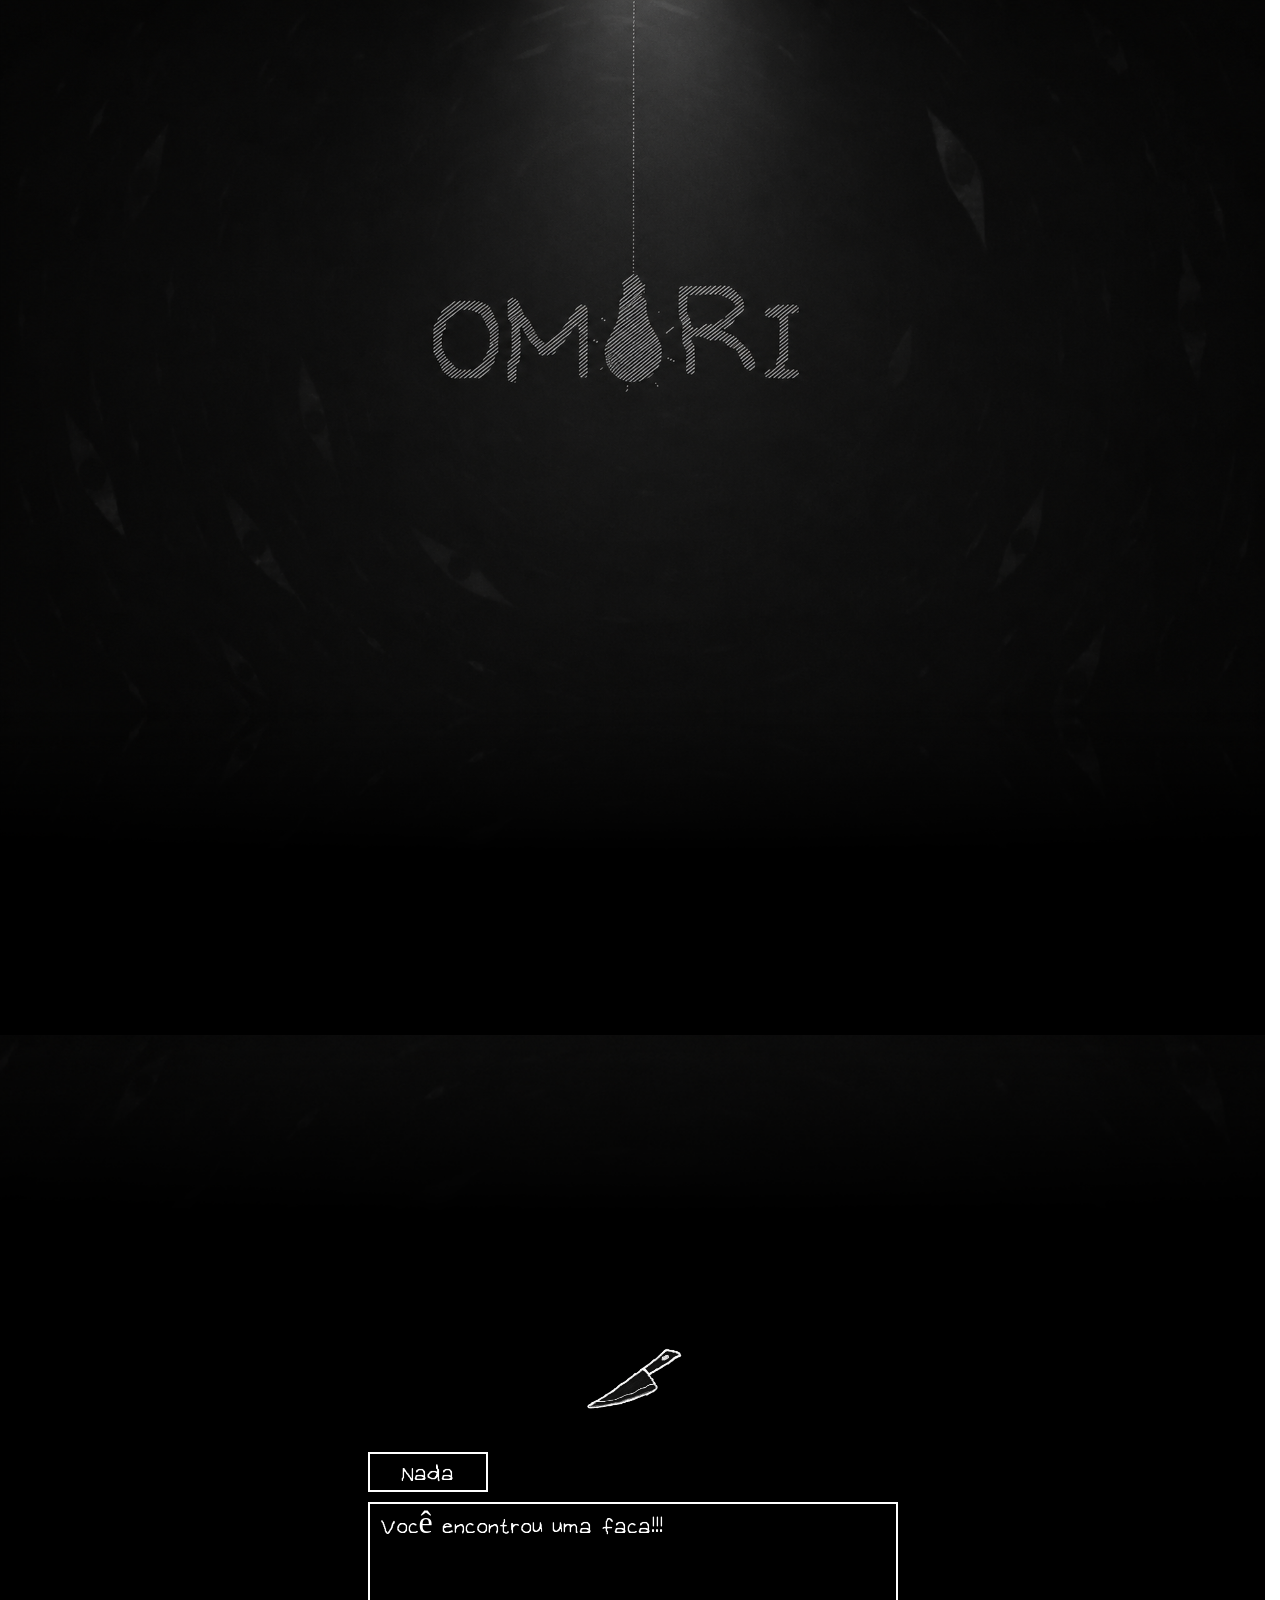
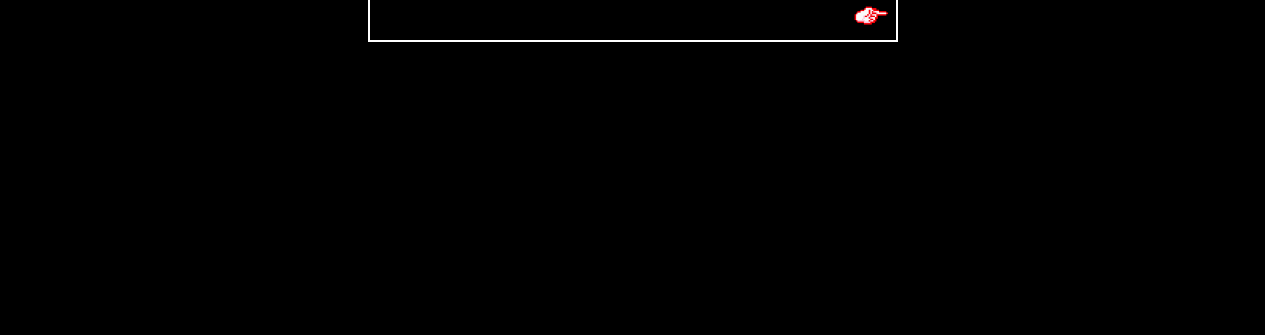
<file: frontend/index.html>
<!DOCTYPE html>
<html lang="pt-BR">
<head>
    <meta charset="UTF-8">
    <meta name="viewport" content="width=device-width, initial-scale=1.0">
    <title>Home</title>
    <link rel="stylesheet" href="/frontend/style/index.css">
</head>

<body>
    <div id="paginaInicial">
        <div class="container-inicio"></div>
        <div class="container-final">
            <div class="box-faca" id="boxFaca">
                <img src="/frontend/assets/home/faca.png" alt="Faca">
            </div>
            <div class="box-dialogo" id="boxDialogo">
                <div class="box-nome">
                    <p>Nada</p>
                </div>
                <div class="box-comentario" onclick="passarDialogo()">
                    <div class="box-texto">
                        <p>Você encontrou uma faca!!!</p>
                    </div>
                    <div class="box-imagem">
                        <img src="/frontend/assets/todos/passarDialogo.png" alt="Passar diálogo">
                    </div>
                </div>
            </div>
        </div>
    </div>

    <div id="telaCorte" aria-hidden="true">
        <div class="parte-corte parte-cima"></div>
        <div class="parte-corte parte-direita"></div>
        <div class="parte-corte parte-baixo"></div>
        <div class="parte-corte parte-esquerda"></div>

        <svg class="linhas-corte" viewBox="0 0 100 100" preserveAspectRatio="none">
            <path d="M0 0 L100 100" pathLength="1"></path>
            <path d="M100 0 L0 100" pathLength="1"></path>
        </svg>
    </div>
</body>
</html>

<script>

    function passarDialogo() {
        const boxFaca = document.getElementById("boxFaca");
        setTimeout(() => {
            boxFaca.style.width = "100px";
            boxFaca.style.height = "100px";
        }, 300);
        setTimeout(() => {
            boxFaca.style.width = "150px";
            boxFaca.style.height = "150px";
        }, 800);
        setTimeout(() => {
            boxFaca.style.width = "200px";
            boxFaca.style.height = "200px";
        }, 1500);
        
        var mensagem = ""
        mensagem += `
            <div class="box-dialogo" id="boxDialogo">
                <div class="box-botao">
                    <button onclick="corteFaca()">USAR FACA</button>
                </div>
            </div>
        `
        boxDialogo.innerHTML = ""
        boxDialogo.innerHTML = mensagem
    }

    function corteFaca() {
        const pagina = document.getElementById("paginaInicial");
        const tela = document.getElementById("telaCorte");
        const partes = tela.querySelectorAll(".parte-corte");

        if (tela.classList.contains("ativo")) return;

        const posicao = pagina.getBoundingClientRect();

        partes.forEach((parte) => {
            const copia = pagina.cloneNode(true);
            copia.removeAttribute("id");
            copia.querySelectorAll("[id]").forEach((elemento) => {
                elemento.removeAttribute("id");
            });
            copia.inert = true;
            Object.assign(copia.style, {
                position: "absolute",
                top: `${posicao.top}px`,
                left: `${posicao.left}px`,
                width: `${posicao.width}px`,
                margin: "0",
                pointerEvents: "none"
            });
            parte.replaceChildren(copia);
        });

        document.documentElement.style.overflow = "hidden";

        tela.classList.add("ativo");

        setTimeout(() => {
            pagina.hidden = true;

            partes.forEach((parte) => {
                parte.replaceChildren();
            });

            tela.classList.add("piscando");

            setTimeout(() => {
                window.location.href = "espacoBranco.html";
            }, 1800);

        }, 1800);
    }

</script>
</file>
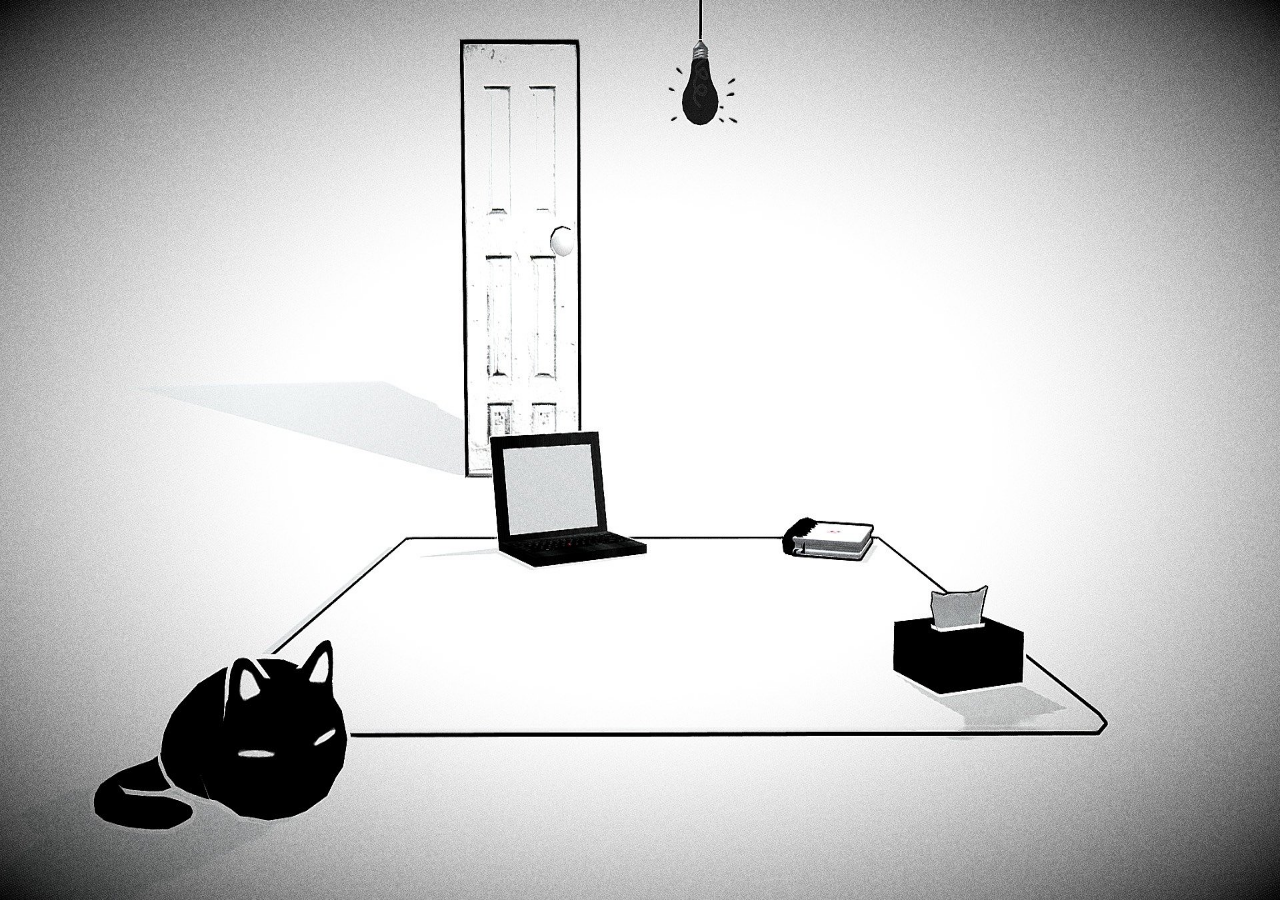
<file: frontend/espacoBranco.html>
<!DOCTYPE html>
<html lang="pt-BR">
<head>
    <meta charset="UTF-8">
    <meta name="viewport" content="width=device-width, initial-scale=1.0">
    <title>Espaço Branco</title>
    <link rel="stylesheet" href="/frontend/style/espacoBranco.css">
</head>

<body>
    <div id="paginaBranca">
        <div class="container-inicio">
            <div class="itemClique porta" onclick="porta()"></div>
            <div class="itemClique notebook" onclick="notebook()"></div>
            <div class="itemClique lampada" onclick="lampada()"></div>
            <div class="itemClique gato" onclick="gato()"></div>
            <div class="itemClique caderno" onclick="caderno()"></div>
            <div class="itemClique lenco" onclick="lenco()"></div>
        </div>
        <div class="container-dialogo" id="containerDialogo">
            <div class="box-dialogo" id="boxDialogo" style="display: none;">
            </div>
        </div>
    </div>
    <div id="telaCorte" aria-hidden="true">
    </div>
</body>
</html>

<script>

    function porta() {
        const box = document.getElementById("boxDialogo");
        box.innerHTML = `
            <div class="box-escolhas">
                <button onclick="abrirPorta()">
                    <img src="/frontend/assets/todos/passarDialogo.png" alt="">
                    <span>Abrir a porta?</span>
                </button>
                <button onclick="passarDialogo()">
                    <img src="/frontend/assets/todos/passarDialogo.png" alt="">
                    <span>Não fazer nada</span>
                </button>
            </div>
            <div class="box-comentario">
                <div class="box-texto">
                    <p>Uma porta branca projeta uma sombra tênue.<br>O que você gostaria de fazer?</p>
                </div>
            </div>
        `;

        box.style.display = "flex";
    }

    function notebook() {
        const box = document.getElementById("boxDialogo");
        box.innerHTML = `
            <div class="box-nome">
                <p>Laptop</p>
            </div>
            <div class="box-comentario" onclick="notev2()">
                <div class="box-texto">
                    <p>Você ligou seu laptop. O calor do laptop aqueceu seu colo. Foi uma sensação agradável</p>
                </div>
                <div class="box-imagem">
                    <img src="/frontend/assets/todos/passarDialogo.png" alt="Passar diálogo">
                </div>
            </div>
        `;

        box.style.display = "flex";
    }

    function notev2() {
        const box = document.getElementById("boxDialogo");
        box.innerHTML = `
            <div class="container-nome-escolha">
                <div class="box-nome">
                    <p>Laptop</p>
                </div>
                <div class="box-escolhas">
                    <button onclick="entrarNote()">
                        <img src="/frontend/assets/todos/passarDialogo.png" alt="">
                        <span>Acessar laptop</span>
                    </button>
                    <button onclick="passarDialogo()">
                        <img src="/frontend/assets/todos/passarDialogo.png" alt="">
                        <span>Desligar</span>
                    </button>
                </div>
            </div>
            <div class="box-comentario">
                <div class="box-texto">
                    <p>Você esta encarando a tela, o que você quer fazer?</p>
                </div>
                <div class="box-imagem">
                    <img src="/frontend/assets/todos/passarDialogo.png" alt="Passar diálogo">
                </div>
            </div>
        `;

        box.style.display = "flex"; 
    }

    function entrarNote() {
        window.location.href = "login.html";
    }

    function lampada() {
        const box = document.getElementById("boxDialogo");
        box.innerHTML = `
            <div class="box-nome">
                <p>Lâmpada</p>
            </div>
            <div class="box-comentario" onclick="passarDialogo()">
                <div class="box-texto">
                    <p>Uma lâmpada está pendurada no teto, seja lá onde for.<br>Está completamente escuro lá dentro. Você não consegue ver nada.</p>
                </div>
                <div class="box-imagem">
                    <img src="/frontend/assets/todos/passarDialogo.png" alt="Passar diálogo">
                </div>
            </div>
        `;

        box.style.display = "flex";
    }

    function caderno() {
        const box = document.getElementById("boxDialogo");
        box.innerHTML = `
            <div class="box-nome">
                <p>Caderno de Desenhos</p>
            </div>
            <div class="box-comentario" onclick="passarDialogo()">
                <div class="box-texto">
                    <p>Seu caderno de desenhos.</p>
                </div>
                <div class="box-imagem">
                    <img src="/frontend/assets/todos/passarDialogo.png" alt="Passar diálogo">
                </div>
            </div>
        `;

        box.style.display = "flex";
    }

    function gato() {
        const box = document.getElementById("boxDialogo");
        box.innerHTML = `
            <div class="box-nome">
                <p>Mewo</p>
            </div>
            <div class="box-comentario" onclick="passarDialogo()">
                <div class="box-texto">
                    <p>Meow? (Esperando alguma coisa acontecer?)</p>
                </div>
                <div class="box-imagem">
                    <img src="/frontend/assets/todos/passarDialogo.png" alt="Passar diálogo">
                </div>
            </div>
        `;

        box.style.display = "flex";
    }

    function lenco() {
        const box = document.getElementById("boxDialogo");
        box.innerHTML = `
            <div class="box-nome">
                <p>Caixa de Lenços</p>
            </div>
            <div class="box-comentario" onclick="passarDialogo()">
                <div class="box-texto">
                    <p>Uma caixa de lenços para enxugar suas mágoas..</p>
                </div>
                <div class="box-imagem">
                    <img src="/frontend/assets/todos/passarDialogo.png" alt="Passar diálogo">
                </div>
            </div>
        `;
        
        box.style.display = "flex";
    }

    function passarDialogo() {
        const box = document.getElementById("boxDialogo");
        box.style.display = "none";
        box.innerHTML = "";
    }

    function abrirPorta() {
        const box = document.getElementById("boxDialogo");
        const tela = document.getElementById("telaCorte");
        const pagina = document.getElementById("paginaBranca");

        box.innerHTML = `
            <div class="box-nome">
                <p>A Porta</p>
            </div>

            <div class="box-comentario">
                <div class="box-texto">
                    <p>Você abriu a porta...</p>
                </div>
            </div>
        `;

        document.documentElement.style.overflow = "hidden";
        tela.classList.add("ativo");

        setTimeout(() => {
            pagina.hidden = true;

            tela.classList.add("piscando");

            setTimeout(() => {
                window.location.href = "mundoSonhos.html";
            }, 800);

        }, 600);
    }

</script>
</file>
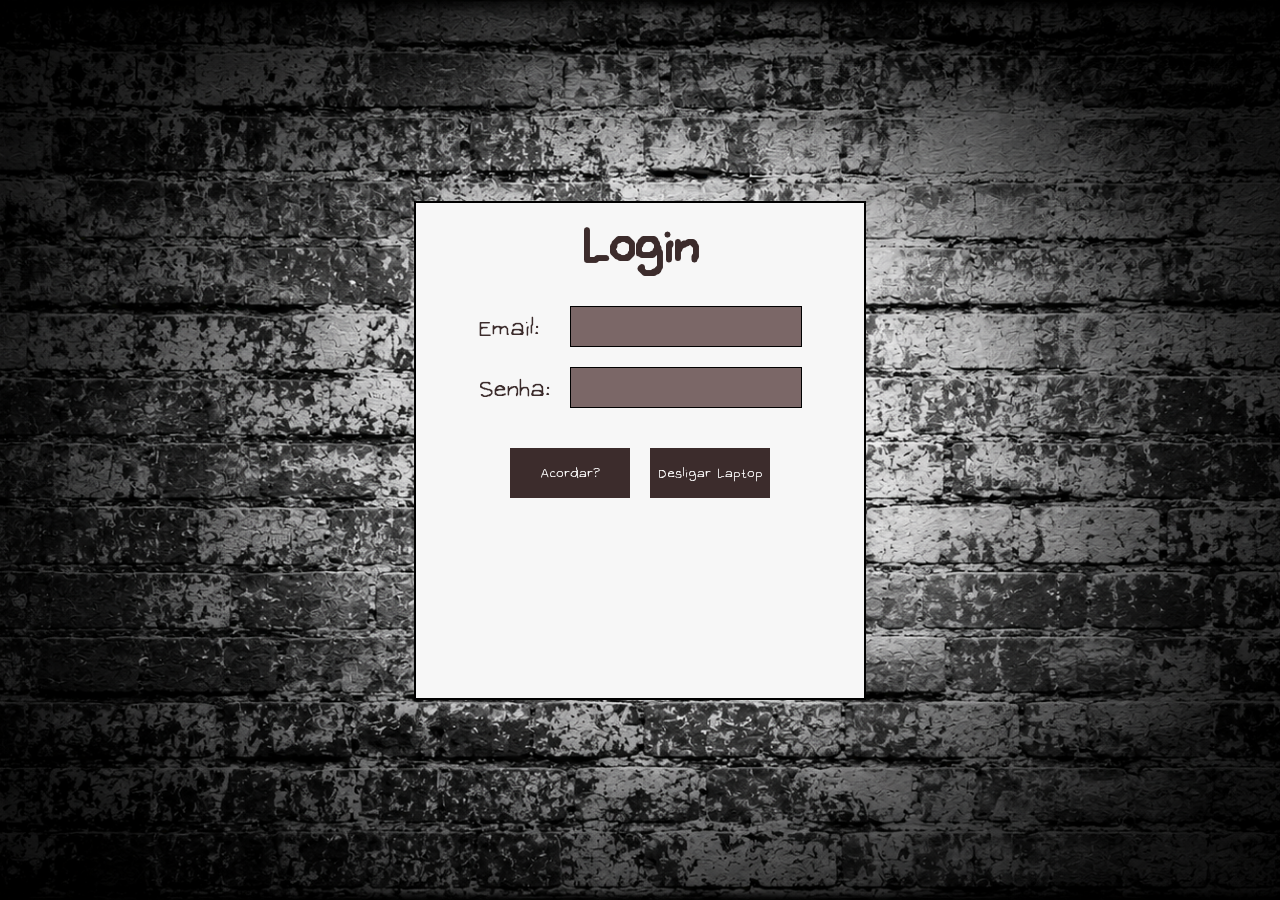
<file: frontend/login.html>
<!DOCTYPE html>
<html lang="pt-BR">
<head>
    <meta charset="UTF-8">
    <meta name="viewport" content="width=device-width, initial-scale=1.0">
    <title>Login</title>
    <link rel="stylesheet" href="/frontend/style/login.css">
</head>

<body>
    <div class="container-inicio">
        <div class="container-login">
            <h2>Login</h2>
            <div class="box-login">
                <div class="container-input">
                    <div class="box-input">
                        <p>Email:</p>
                        <input type="email" id="email">
                    </div>
                    <div class="box-input">
                        <p>Senha:</p>
                        <input type="password" id="senha">
                    </div>
                </div>
                <div class="container-botoes">
                    <div class="box-botoes">
                        <button onclick="logar()">Acordar?</button>
                    </div>
                    <div class="box-botoes">
                        <button onclick="voltar()">Desligar Laptop</button>
                    </div>
                </div>
            </div>
        </div>
    </div>

</body>
</html>

<script>

    function logar() {
        
    }

    function voltar() {
        window.location.href = "espacoBranco.html";
    }

</script>
</file>
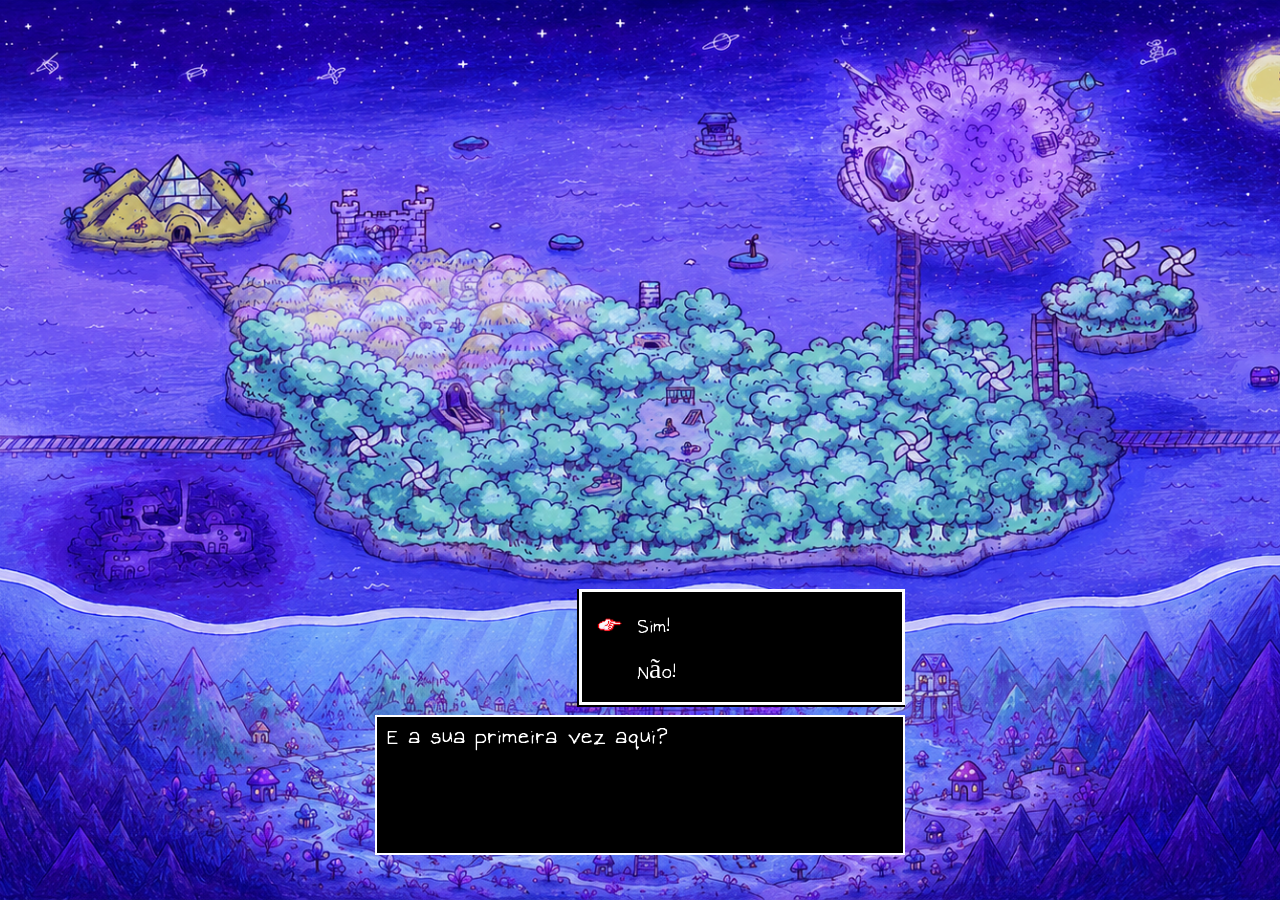
<file: frontend/mundoSonhos.html>
<!DOCTYPE html>
<html lang="pt-BR">
<head>
    <meta charset="UTF-8">
    <meta name="viewport" content="width=device-width, initial-scale=1.0">
    <title>Mundo dos Sonhos</title>
    <link rel="stylesheet" href="/frontend/style/mundoSonhos.css">
</head>

<body onload="comecoDialogo()">
    <div class="container-inicio" id="cenario">
        <div class="fundo-slide fundo-atual" id="fundoAtual"></div>
        <div class="fundo-slide fundo-proximo" id="fundoProximo"></div>
        <div class="container-dialogo" id="containerDialogo">
            <div class="box-dialogo" id="boxDialogo" style="display: flex;">
                <textarea id=""></textarea>
            </div>
        </div>
    </div>
</body>
</html>

<script>

    let mudandoFundo = false;

    const cadastro = {
        nomeSonho: "",
        medo: "",
        cor: "",
        emocao: "",
        escolhas: [],
        email: "",
        senha: "",
        dataNascimento: "",
        nivelSonhador: 0
    };

    function trocarBackground(novaImagem) {
        if (mudandoFundo) return;

        mudandoFundo = true;

        const cenario = document.getElementById("cenario");
        const fundoAtual = document.getElementById("fundoAtual");
        const fundoProximo = document.getElementById("fundoProximo");

        fundoProximo.style.backgroundImage = `url("${novaImagem}")`;
        void fundoProximo.offsetWidth;

        setTimeout(() => {
            fundoAtual.style.backgroundImage = `url("${novaImagem}")`;
            fundoProximo.style.backgroundImage = "";
            mudandoFundo = false;
        }, 800);
    }

    function comecoDialogo() {
        const box = document.getElementById("boxDialogo");
        box.innerHTML = `
            <div class="box-escolhas">
                <button onclick="primeiraVez()">
                    <img src="/frontend/assets/todos/passarDialogo.png" alt="">
                    <span>Sim!</span>
                </button>
                <button onclick="passarDialogo()">
                    <img src="/frontend/assets/todos/passarDialogo.png" alt="">
                    <span>Não!</span>
                </button>
            </div>
            <div class="box-comentario">
                <div class="box-texto">
                    <p>E a sua primeira vez aqui?</p>
                </div>
            </div>
        `;

        box.style.display = "flex";
    }

    function primeiraVez() {
        trocarBackground("/frontend/assets/dreamWorld/backgroundv6.jpg");

        setTimeout(() => {
            const box = document.getElementById("boxDialogo");

            box.innerHTML = `
                <div class="box-nome">
                    <p>Você</p>
                </div>
                <div class="box-comentario" onclick="perguntaSonho()">
                    <div class="box-texto">
                        <p>Este lugar parece diferente...</p>
                    </div>
                    <div class="box-imagem">
                        <img src="/frontend/assets/todos/passarDialogo.png" alt="Passar diálogo">
                    </div>
                </div>
            `;
        }, 800);
    }

    function perguntaNome() {
        setTimeout(() => {
            const box = document.getElementById("boxDialogo");

            box.innerHTML = `
                <div class="box-nome">
                    <p>Você</p>
                </div>
                <div class="box-comentario-input">
                    <div class="box-texto">
                        <p>Como devemos chamar você neste sonho?</p>
                    </div>
                    <div class="box-input">
                        <input type="text" id="nome" class="inputDialogo">
                    </div>
                    <div class="box-imagem" onclick="dialogoParte2()">
                        <img src="/frontend/assets/todos/passarDialogo.png" alt="Passar diálogo">
                    </div>
                </div>
            `;
        }, 800);
    }

    function dialogoParte2() {
        const inputNome = document.getElementById("nome");
        if (inputNome.value.trim() === "") {
            inputNome.focus();
            return;
        }
        cadastro.nomeSonho = inputNome.value.trim();

        const cenario = document.getElementById("cenario");
        cenario.classList.add("piscando");

        setTimeout(() => {
            const fundoAtual = document.getElementById("fundoAtual");
            const box = document.getElementById("boxDialogo");
            fundoAtual.style.backgroundImage = 'url("/frontend/assets/dreamWorld/backgroundv5.png")';

            box.innerHTML = `
                <div class="box-nome">
                    <p>${cadastro.nomeSonho}</p>
                </div>
                <div class="box-comentario" onclick="perguntaEmail()">
                    <div class="box-texto">
                        <p>Espero que esteja gostando daqui...</p>
                    </div>
                    <div class="box-imagem">
                        <img src="/frontend/assets/todos/passarDialogo.png" alt="Passar diálogo">
                    </div>
                </div>
            `;
        }, 500);

        setTimeout(() => {
            cenario.classList.remove("piscando");
        }, 1000);
        
    }
    
    function perguntaEmail() {
        setTimeout(() => {
            const box = document.getElementById("boxDialogo");

            box.innerHTML = `
                <div class="box-nome">
                    <p>${cadastro.nomeSonho}</p>
                </div>
                <div class="box-comentario-input">
                    <div class="box-texto">
                        <p>Qual seu endereço para poder voltar??</p>
                    </div>
                    <div class="box-input">
                        <input type="email" id="email" class="inputDialogo">
                    </div>
                    <div class="box-imagem" onclick="dialogoParte3()">
                        <img src="/frontend/assets/todos/passarDialogo.png" alt="Passar diálogo">
                    </div>
                </div>
            `;
        }, 800);
    }
    
    function dialogoParte3() {
        const inputEmail = document.getElementById("email");
        if (inputEmail.value.trim() === "" || !inputEmail.checkValidity()) {
            inputEmail.reportValidity();
            return;
        }
        cadastro.email = inputEmail.value.trim();

        const cenario = document.getElementById("cenario");
        cenario.classList.add("piscando");

        setTimeout(() => {
            const fundoAtual = document.getElementById("fundoAtual");
            const box = document.getElementById("boxDialogo");
            fundoAtual.style.backgroundImage = 'url("/frontend/assets/dreamWorld/backgroundv4.png")';

            box.innerHTML = `
                <div class="box-nome">
                    <p>${cadastro.nomeSonho}</p>
                </div>
                <div class="box-comentario" onclick="perguntaSenha()">
                    <div class="box-texto">
                        <p>Palavras são algo engraçado ne? Inventa uma secreta e me conta</p>
                    </div>
                    <div class="box-imagem">
                        <img src="/frontend/assets/todos/passarDialogo.png" alt="Passar diálogo">
                    </div>
                </div>
            `;
        }, 500);

        setTimeout(() => {
            cenario.classList.remove("piscando");
        }, 1000);
    }

    function perguntaSenha() {
        setTimeout(() => {
            const box = document.getElementById("boxDialogo");

            box.innerHTML = `
                <div class="box-nome">
                    <p>${cadastro.nomeSonho}</p>
                </div>
                <div class="box-comentario-input">
                    <div class="box-texto">
                        <p>Qual palavra secreta, você pensou? (Eu sei, vai parar de ser secreta, vai ser nosso segredo)</p>
                    </div>
                    <div class="box-input">
                        <input type="password" id="senha" class="inputDialogo">
                    </div>
                    <div class="box-imagem" onclick="dialogoParte4()">
                        <img src="/frontend/assets/todos/passarDialogo.png" alt="Passar diálogo">
                    </div>
                </div>
            `;
        }, 800);
    }

    function dialogoParte4() {
        const inputSenha = document.getElementById("senha");
        if (inputSenha.value.length < 6) {
            alert("A palavra secreta precisa ter pelo menos 6 caracteres.");
            inputSenha.focus();
            return;
        }
        cadastro.senha = inputSenha.value;

        const cenario = document.getElementById("cenario");
        cenario.classList.add("piscando");

        setTimeout(() => {
            const fundoAtual = document.getElementById("fundoAtual");
            const box = document.getElementById("boxDialogo");
            fundoAtual.style.backgroundImage = 'url("/frontend/assets/dreamWorld/backgroundv.png")';

            box.innerHTML = `
                <div class="box-nome">
                    <p>${cadastro.nomeSonho}</p>
                </div>
                <div class="box-comentario" onclick="perguntaNascimento()">
                    <div class="box-texto">
                        <p>Tudo precisa de um inicio ne?</p>
                    </div>
                    <div class="box-imagem">
                        <img src="/frontend/assets/todos/passarDialogo.png" alt="Passar diálogo">
                    </div>
                </div>
            `;
        }, 500);

        setTimeout(() => {
            cenario.classList.remove("piscando");
        }, 1000);
    }

    function perguntaNascimento() {
        setTimeout(() => {
            const box = document.getElementById("boxDialogo");

            box.innerHTML = `
                <div class="box-nome">
                    <p>${cadastro.nomeSonho}</p>
                </div>
                <div class="box-comentario-input">
                    <div class="box-texto">
                        <p>Quando a sua começou?</p>
                    </div>
                    <div class="box-input">
                        <input type="date" id="dtNascimento" class="inputDialogo">
                    </div>
                    <div class="box-imagem" onclick="dialogoParte5()">
                        <img src="/frontend/assets/todos/passarDialogo.png" alt="Passar diálogo">
                    </div>
                </div>
            `;
        }, 800);
    }

    function dialogoParte5() {
        const inputData = document.getElementById("dtNascimento");
        if (inputData.value.length < 6) {
            alert("A palavra secreta precisa ter pelo menos 6 caracteres.");
            inputData.focus();
            return;
        }
        cadastro.dataNascimento = inputData.value;

        const cenario = document.getElementById("cenario");
        cenario.classList.add("piscando");

        setTimeout(() => {
            const fundoAtual = document.getElementById("fundoAtual");
            const box = document.getElementById("boxDialogo");
            fundoAtual.style.backgroundImage = 'url("/frontend/assets/dreamWorld/backgroundv2.png")';

            box.innerHTML = `
                <div class="box-nome">
                    <p>${cadastro.nomeSonho}</p>
                </div>
                <div class="box-comentario" onclick="perguntaEmocao()">
                    <div class="box-texto">
                        <p>Acho que a vida tem muitas subidas e descidas, e as emoções sempre estão nelas</p>
                    </div>
                    <div class="box-imagem">
                        <img src="/frontend/assets/todos/passarDialogo.png" alt="Passar diálogo">
                    </div>
                </div>
            `;
        }, 500);

        setTimeout(() => {
            cenario.classList.remove("piscando");
        }, 1000);
    }
    
    function perguntaEmocao() {
        setTimeout(() => {
            const box = document.getElementById("boxDialogo");

            box.innerHTML = `
                <div class="box-nome">
                    <p>${cadastro.nomeSonho}</p>
                </div>
                <div class="box-comentario-input">
                    <div class="box-texto">
                        <p>Qual emoção mais representa você?</p>
                    </div>
                    <div class="box-radio">
                        <label class="opcao-emocao neutro">
                            <input type="radio" name="emocao" value="NEUTRO">
                            <span>NEUTRO</span>
                        </label>
                        <label class="opcao-emocao feliz">
                            <input type="radio" name="emocao" value="FELIZ">
                            <span>FELIZ</span>
                        </label>
                        <label class="opcao-emocao triste">
                            <input type="radio" name="emocao" value="TRISTE">
                            <span>TRISTE</span>
                        </label>
                        <label class="opcao-emocao irritado">
                            <input type="radio" name="emocao" value="IRRITADO">
                            <span>IRRITADO</span>
                        </label>
                    </div>
                    <div class="box-imagem" onclick="dialogoParte6()">
                        <img src="/frontend/assets/todos/passarDialogo.png" alt="Passar diálogo">
                    </div>
                </div>
            `;
        }, 800);
    }
    
    function dialogoParte6() {
        const emocaoSelecionada = document.querySelector(
            'input[name="emocao"]:checked'
        );
        if (emocaoSelecionada === null) {
            alert("Escolha uma emoção para continuar.");
            return;
        }
        cadastro.emocao = emocaoSelecionada.value;

        const cenario = document.getElementById("cenario");
        cenario.classList.add("piscando");

        setTimeout(() => {
            const fundoAtual = document.getElementById("fundoAtual");
            const box = document.getElementById("boxDialogo");
            fundoAtual.style.backgroundImage = 'url("/frontend/assets/dreamWorld/backgroundv2.png")';

            box.innerHTML = `
                <div class="box-nome">
                    <p>${cadastro.nomeSonho}</p>
                </div>
                <div class="box-comentario" onclick="perguntaGosto()">
                    <div class="box-texto">
                        <p>Tem algumas coisas, que não podem faltar na nossa vida ne? Coisas que nos fazem bem, que estranho pensar nisso</p>
                    </div>
                    <div class="box-imagem">
                        <img src="/frontend/assets/todos/passarDialogo.png" alt="Passar diálogo">
                    </div>
                </div>
            `;
        }, 500);

        setTimeout(() => {
            cenario.classList.remove("piscando");
        }, 1000);
    }

    function perguntaGosto() {
        setTimeout(() => {
            const box = document.getElementById("boxDialogo");

            box.innerHTML = `
                <div class="box-nome">
                    <p>${cadastro.nomeSonho}</p>
                </div>
                <div class="box-comentario-input gostos">
                    <div class="box-texto">
                        <p>Quais dessas coisas fazem você se sentir bem?</p>
                    </div>
                    <div class="box-checkbox">
                        <label class="opcao-gosto">
                            <input type="checkbox" name="gosto" value="SILENCIO">
                            <span>Silêncio</span>
                        </label>
                        <label class="opcao-gosto">
                            <input type="checkbox" name="gosto" value="FICAR_SOZINHO">
                            <span>Ficar sozinho</span>
                        </label>
                        <label class="opcao-gosto">
                            <input type="checkbox" name="gosto" value="PARQUES">
                            <span>Parques</span>
                        </label>
                        <label class="opcao-gosto">
                            <input type="checkbox" name="gosto" value="REUNIR_PESSOAS">
                            <span>Reunir pessoas</span>
                        </label>
                        <label class="opcao-gosto">
                            <input type="checkbox" name="gosto" value="FOTOS">
                            <span>Fotos</span>
                        </label>
                        <label class="opcao-gosto">
                            <input type="checkbox" name="gosto" value="PLANTAS">
                            <span>Plantas</span>
                        </label>
                        <label class="opcao-gosto">
                            <input type="checkbox" name="gosto" value="COISAS_FOFAS">
                            <span>Coisas fofas</span>
                        </label>
                        <label class="opcao-gosto">
                            <input type="checkbox" name="gosto" value="ANIMAIS">
                            <span>Animais</span>
                        </label>
                        <label class="opcao-gosto">
                            <input type="checkbox" name="gosto" value="ESPORTES">
                            <span>Esportes</span>
                        </label>
                        <label class="opcao-gosto">
                            <input type="checkbox" name="gosto" value="BRINCAR">
                            <span>Brincar</span>
                        </label>
                        <label class="opcao-gosto">
                            <input type="checkbox" name="gosto" value="COZINHAR">
                            <span>Cozinhar</span>
                        </label>
                        <label class="opcao-gosto">
                            <input type="checkbox" name="gosto" value="AMOR">
                            <span>O amor</span>
                        </label>
                    </div>
                    <div class="box-imagem" onclick="dialogoParte7()">
                        <img src="/frontend/assets/todos/passarDialogo.png" alt="Passar diálogo">
                    </div>
                </div>
            `;
        }, 800);
    }
    
    function dialogoParte7() {
        const selecionados = document.querySelectorAll(
            'input[name="gosto"]:checked'
        );
        if (selecionados.length === 0) {
            alert("Escolha pelo menos uma opção.");
            return;
        }
        cadastro.escolhas = [];
        selecionados.forEach((opcao) => {
            cadastro.escolhas.push(opcao.value);
        });

        const cenario = document.getElementById("cenario");
        cenario.classList.add("piscando");

        setTimeout(() => {
            const fundoAtual = document.getElementById("fundoAtual");
            const box = document.getElementById("boxDialogo");
            fundoAtual.style.backgroundImage = 'url("/frontend/assets/dreamWorld/backgroundv2.png")';

            box.innerHTML = `
                <div class="box-nome">
                    <p>${cadastro.nomeSonho}</p>
                </div>
                <div class="box-comentario" onclick="perguntaSonhador()">
                    <div class="box-texto">
                        <p>E a gente gosta de sonhar com essas e outras coisas, você gosta de sonhar acordado?</p>
                    </div>
                    <div class="box-imagem">
                        <img src="/frontend/assets/todos/passarDialogo.png" alt="Passar diálogo">
                    </div>
                </div>
            `;
        }, 500);

        setTimeout(() => {
            cenario.classList.remove("piscando");
        }, 1000);
    }

    function perguntaSonhador() {
        setTimeout(() => {
            const box = document.getElementById("boxDialogo");

            box.innerHTML = `
                <div class="box-nome">
                    <p>${cadastro.nomeSonho}</p>
                </div>

                <div class="box-comentario-input">
                    <div class="box-texto">
                        <p>O quanto você se considera sonhador?</p>
                    </div>
                    <div class="box-input">
                        <input type="number" id="nivelSonhador" class="inputDialogo inputNivel" min="0" max="5" step="1" placeholder="0">
                    </div>
                    <div class="box-imagem" onclick="dialogoParte8()">
                        <img src="/frontend/assets/todos/passarDialogo.png" alt="Passar diálogo">
                    </div>
                </div>
            `;
        }, 800);
    }
    
    function dialogoParte8() {
        const nivelSonhador = document.getElementById("nivelSonhador");
        if (nivelSonhador.value.length < 6) {
            alert("A palavra secreta precisa ter pelo menos 6 caracteres.");
            nivelSonhador.focus();
            return;
        }
        cadastro.nivelSonhador = nivelSonhador 

        const cenario = document.getElementById("cenario");
        cenario.classList.add("piscando");

        setTimeout(() => {
            const fundoAtual = document.getElementById("fundoAtual");
            const box = document.getElementById("boxDialogo");
            fundoAtual.style.backgroundImage = 'url("/frontend/assets/dreamWorld/backgroundv1.png")';

            box.innerHTML = `
                <div class="box-nome">
                    <p>${cadastro.nomeSonho}</p>
                </div>
                <div class="box-comentario" onclick="perguntaSonho()">
                    <div class="box-texto">
                        <p>Tem alguns sonhos, que são para sempre né, e tem alguns que por mais que sejam para sempre, você esquece...</p>
                    </div>
                    <div class="box-imagem">
                        <img src="/frontend/assets/todos/passarDialogo.png" alt="Passar diálogo">
                    </div>
                </div>
            `;
        }, 500);

        setTimeout(() => {
            cenario.classList.remove("piscando");
        }, 1000);
    }

    function perguntaSonho() {
        setTimeout(() => {
            const box = document.getElementById("boxDialogo");

            box.innerHTML = `
                <div class="box-nome">
                    <p>${cadastro.nomeSonho}</p>
                </div>

                <div class="box-comentario-input">
                    <div class="box-texto">
                        <p>Você tem um sonho que nunca esqueceu?</p>
                    </div>
                    <div class="box-textarea">
                        <textarea id="sonho" class="textarea-dialogo textarea-nivel"></textarea>
                    </div>
                    <div class="box-imagem" onclick="dialogoParte9()">
                        <img src="/frontend/assets/todos/passarDialogo.png" alt="Passar diálogo">
                    </div>
                </div>
            `;
        }, 800);
    }

    function dialogoParte9() {
        const nivelSonhador = document.getElementById("nivelSonhador");
        if (nivelSonhador.value.length < 6) {
            alert("A palavra secreta precisa ter pelo menos 6 caracteres.");
            nivelSonhador.focus();
            return;
        }
        cadastro.nivelSonhador = nivelSonhador 

        const cenario = document.getElementById("cenario");
        cenario.classList.add("piscando");

        setTimeout(() => {
            const fundoAtual = document.getElementById("fundoAtual");
            const box = document.getElementById("boxDialogo");
            fundoAtual.style.backgroundImage = 'url("/frontend/assets/dreamWorld/backgroundv2.png")';

            box.innerHTML = `
                <div class="box-nome">
                    <p>${cadastro.nomeSonho}</p>
                </div>
                <div class="box-comentario" onclick="perguntaMedo()">
                    <div class="box-texto">
                        <p>O ruim de sonhar, são os pesadelos ne? Alguns vão dizer de altura, aranhas, insetos ou até agua...</p>
                    </div>
                    <div class="box-imagem">
                        <img src="/frontend/assets/todos/passarDialogo.png" alt="Passar diálogo">
                    </div>
                </div>
            `;
        }, 500);

        setTimeout(() => {
            cenario.classList.remove("piscando");
        }, 1000);
    }

    function perguntaMedo() {
        setTimeout(() => {
            const box = document.getElementById("boxDialogo");

            box.innerHTML = `
                <div class="box-nome">
                    <p>${cadastro.nomeSonho}</p>
                </div>
                <div class="box-comentario-input">
                    <div class="box-texto">
                        <p>Mas e você? Qual destes medos mais acompanha você?</p>
                    </div>
                    <div class="box-input">
                        <select id="medo" class="selectDialogo">
                            <option value="">
                                Carregando medos...
                            </option>
                        </select>
                    </div>
                    <div class="box-imagem" onclick="dialogoParte8()">
                        <img src="/frontend/assets/todos/passarDialogo.png" alt="Passar diálogo">
                    </div>
                </div>
            `;

            carregarMedos();
        }, 800);
    }

    async function carregarMedos() {
        const select = document.getElementById("medo");

        try {
            const resposta = await fetch(
                "http://localhost:8080/medos"
            );

            if (!resposta.ok) {
                throw new Error("Não foi possível carregar os medos.");
            }

            const medos = await resposta.json();

            select.innerHTML = `<option value="">Escolha um medo</option>`;

            medos.forEach((medo) => {
                const option = document.createElement("option");
                option.value = medo.id;
                option.textContent = medo.nome;
                select.appendChild(option);
            });

        } catch (erro) {
            select.innerHTML = `
                <option value="">
                    Erro ao carregar
                </option>
            `;

            console.error(erro);
        }
    }

</script>
</file>
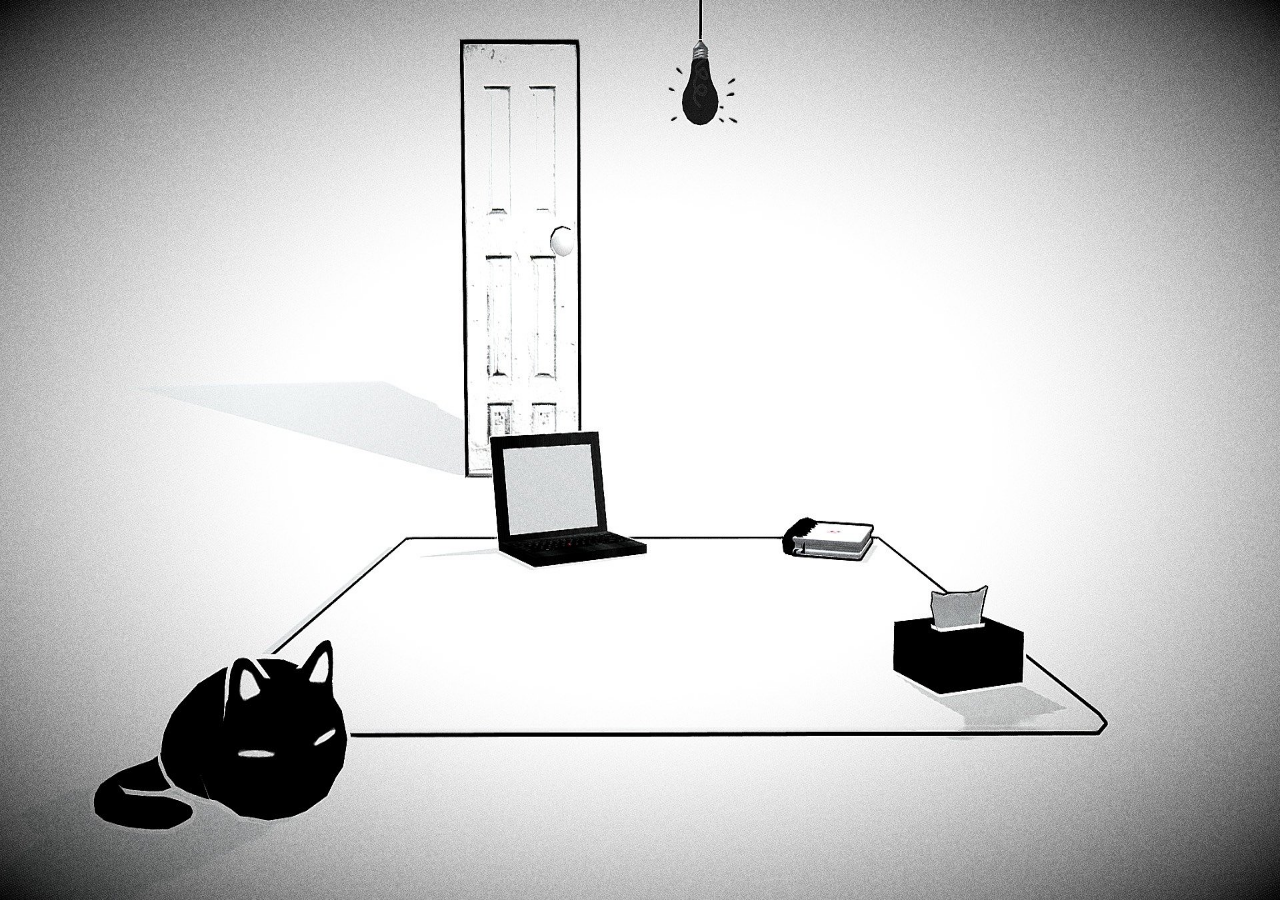
<file: frontend/whiteSpace.html>
<!DOCTYPE html>
<html lang="pt-BR">
<head>
    <meta charset="UTF-8">
    <meta name="viewport" content="width=device-width, initial-scale=1.0">
    <title>White Space</title>
    <link rel="stylesheet" href="/frontend/style/whiteSpace.css">
</head>

<body>
    <div id="whitePage">
        <div class="container-inicio">
            <div class="itemClique porta" onclick="porta()"></div>
            <div class="itemClique notebook" onclick="notebook()"></div>
            <div class="itemClique lampada" onclick="lampada()"></div>
            <div class="itemClique gato" onclick="gato()"></div>
            <div class="itemClique caderno" onclick="caderno()"></div>
            <div class="itemClique lenco" onclick="lenco()"></div>
        </div>
        <div class="container-dialogo" id="containerDialogo">
            <div class="box-dialogo" id="boxDialogo" style="display: none;">
            </div>
        </div>
    </div>
    <div id="telaCorte" aria-hidden="true">
    </div>
</body>
</html>

<script>

    function porta() {
        const box = document.getElementById("boxDialogo");
        box.innerHTML = `
            <div class="box-escolhas">
                <button onclick="abrirPorta()">
                    <img src="/frontend/assets/todos/passarDialogo.png" alt="">
                    <span>Abrir a porta?</span>
                </button>
                <button onclick="passarDialogo()">
                    <img src="/frontend/assets/todos/passarDialogo.png" alt="">
                    <span>Não fazer nada</span>
                </button>
            </div>
            <div class="box-comentario">
                <div class="box-texto">
                    <p>Uma porta branca projeta uma sombra tênue.<br>O que você gostaria de fazer?</p>
                </div>
            </div>
        `;

        box.style.display = "flex";
    }

    function notebook() {
        const box = document.getElementById("boxDialogo");
        box.innerHTML = `
            <div class="box-nome">
                <p>Laptop</p>
            </div>
            <div class="box-comentario" onclick="notev2()">
                <div class="box-texto">
                    <p>Você ligou seu laptop. O calor do laptop aqueceu seu colo. Foi uma sensação agradável</p>
                </div>
                <div class="box-imagem">
                    <img src="/frontend/assets/todos/passarDialogo.png" alt="Passar diálogo">
                </div>
            </div>
        `;

        box.style.display = "flex";
    }

    function notev2() {
        const box = document.getElementById("boxDialogo");
        box.innerHTML = `
            <div class="container-nome-escolha">
                <div class="box-nome">
                    <p>Laptop</p>
                </div>
                <div class="box-escolhas">
                    <button onclick="entrarNote()">
                        <img src="/frontend/assets/todos/passarDialogo.png" alt="">
                        <span>Acessar laptop</span>
                    </button>
                    <button onclick="passarDialogo()">
                        <img src="/frontend/assets/todos/passarDialogo.png" alt="">
                        <span>Desligar</span>
                    </button>
                </div>
            </div>
            <div class="box-comentario">
                <div class="box-texto">
                    <p>Você esta encarando a tela, o que você quer fazer?</p>
                </div>
                <div class="box-imagem">
                    <img src="/frontend/assets/todos/passarDialogo.png" alt="Passar diálogo">
                </div>
            </div>
        `;

        box.style.display = "flex"; 
    }

    function entrarNote() {
        window.location.href = "login.html";
    }

    function lampada() {
        const box = document.getElementById("boxDialogo");
        box.innerHTML = `
            <div class="box-nome">
                <p>Lâmpada</p>
            </div>
            <div class="box-comentario" onclick="passarDialogo()">
                <div class="box-texto">
                    <p>Uma lâmpada está pendurada no teto, seja lá onde for.<br>Está completamente escuro lá dentro. Você não consegue ver nada.</p>
                </div>
                <div class="box-imagem">
                    <img src="/frontend/assets/todos/passarDialogo.png" alt="Passar diálogo">
                </div>
            </div>
        `;

        box.style.display = "flex";
    }

    function caderno() {
        const box = document.getElementById("boxDialogo");
        box.innerHTML = `
            <div class="box-nome">
                <p>Caderno de Desenhos</p>
            </div>
            <div class="box-comentario" onclick="passarDialogo()">
                <div class="box-texto">
                    <p>Seu caderno de desenhos.</p>
                </div>
                <div class="box-imagem">
                    <img src="/frontend/assets/todos/passarDialogo.png" alt="Passar diálogo">
                </div>
            </div>
        `;

        box.style.display = "flex";
    }

    function gato() {
        const box = document.getElementById("boxDialogo");
        box.innerHTML = `
            <div class="box-nome">
                <p>Mewo</p>
            </div>
            <div class="box-comentario" onclick="passarDialogo()">
                <div class="box-texto">
                    <p>Meow? (Esperando alguma coisa acontecer?)</p>
                </div>
                <div class="box-imagem">
                    <img src="/frontend/assets/todos/passarDialogo.png" alt="Passar diálogo">
                </div>
            </div>
        `;

        box.style.display = "flex";
    }

    function lenco() {
        const box = document.getElementById("boxDialogo");
        box.innerHTML = `
            <div class="box-nome">
                <p>Caixa de Lenços</p>
            </div>
            <div class="box-comentario" onclick="passarDialogo()">
                <div class="box-texto">
                    <p>Uma caixa de lenços para enxugar suas mágoas..</p>
                </div>
                <div class="box-imagem">
                    <img src="/frontend/assets/todos/passarDialogo.png" alt="Passar diálogo">
                </div>
            </div>
        `;
        
        box.style.display = "flex";
    }

    function passarDialogo() {
        const box = document.getElementById("boxDialogo");
        box.style.display = "none";
        box.innerHTML = "";
    }

    function abrirPorta() {
        const box = document.getElementById("boxDialogo");
        const tela = document.getElementById("telaCorte");
        const pagina = document.getElementById("whitePage");

        box.innerHTML = `
            <div class="box-nome">
                <p>A Porta</p>
            </div>

            <div class="box-comentario">
                <div class="box-texto">
                    <p>Você abriu a porta...</p>
                </div>
            </div>
        `;

        document.documentElement.style.overflow = "hidden";
        tela.classList.add("ativo");

        setTimeout(() => {
            pagina.hidden = true;

            tela.classList.add("piscando");

            setTimeout(() => {
                window.location.href = "mundoSonhos.html";
            }, 1200);

        }, 1000);
    }

</script>
</file>
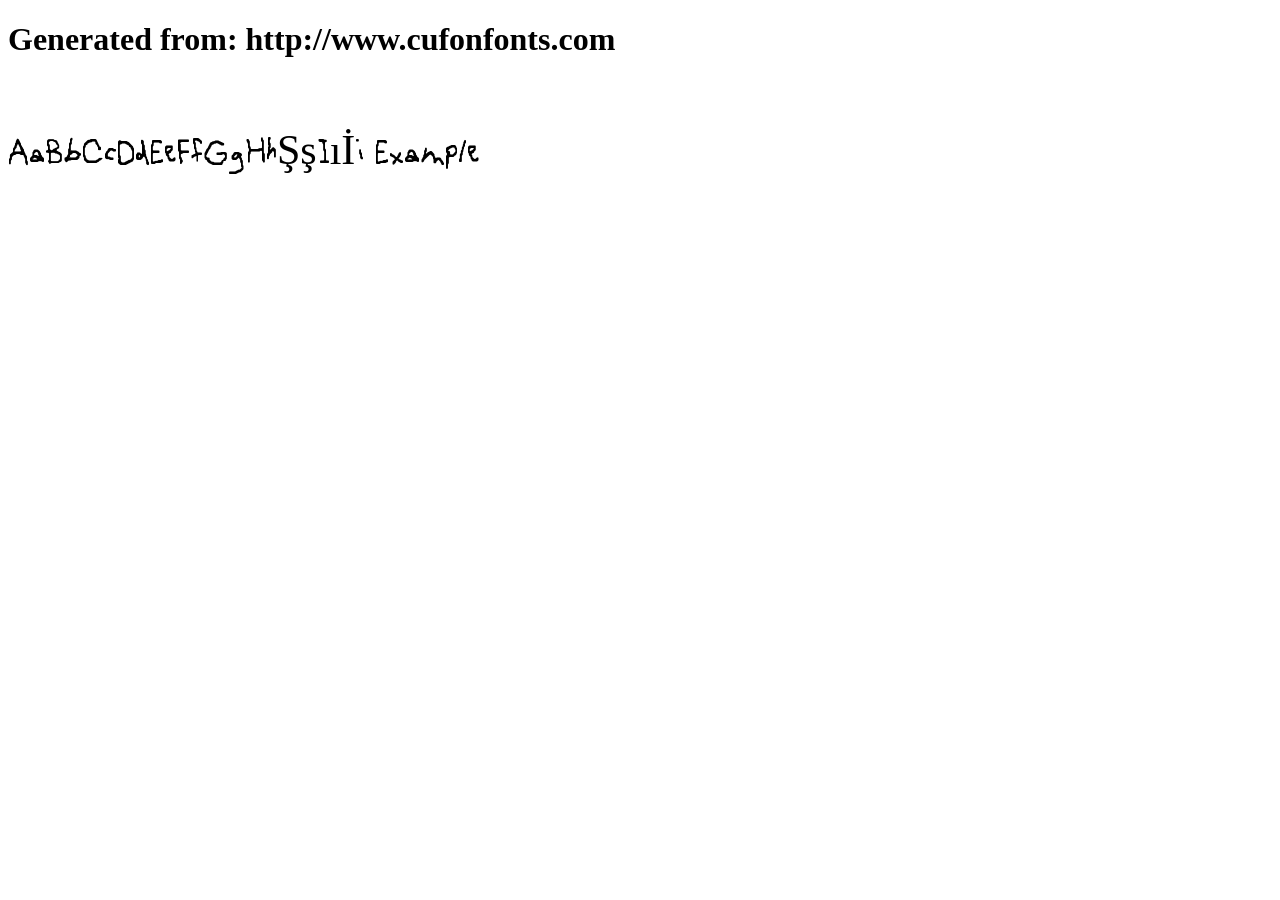
<file: frontend/font/example.html>
<!DOCTYPE html>
<html xmlns="http://www.w3.org/1999/xhtml">
<head>
    <meta http-equiv="Content-Type" content="text/html; charset=utf-8"/>
    <link rel="stylesheet" type="text/css"
          href="style.css"/>
</head>

<body>

<h1>Generated from: http://www.cufonfonts.com</h1><br/>
<h1 style="font-family:'OMORI_GAME2 Regular';font-weight:normal;font-size:42px">AaBbCcDdEeFfGgHhŞşIıİi Example</h1>


</body>
</html>
</file>
<file: frontend/style/index.css>
* {
    margin: 0;
    padding: 0;
    font-family:'Omori';
    font-weight:normal;
    color: white;
}

html {
    scrollbar-gutter: stable;
}

@font-face {
    font-family: 'Omori';
    src: url('/frontend/font/OMORI_GAME2.ttf') format('woff');
    font-weight: normal;
    font-style: normal;
    font-display: swap;
}

.container-inicio {
    background-image: url("/frontend/assets/home/background1.png");
    background-repeat: no-repeat;
    background-size: cover;
    height: 115vh;
}

.container-final {
    background-image: url("/frontend/assets/home/background2.png");
    background-repeat: no-repeat;
    background-size: cover;
    background-position: center;
    align-items: center;
    display: flex;
    min-height: 100vh;
    flex-direction: column;
    justify-content: center;
    gap: 24px;
}

.box-faca {
    width: 100px;
    height: 100px;
    transition: width 0.4s ease, height 0.4s ease;
}

.box-faca img {
    display: block;
    height: 100%;
    object-fit: contain;
    width: 100%;
}

.box-dialogo {
    align-items: flex-start;
    display: flex;
    flex-direction: column;
    font-size: 32px;
    gap: 10px;
    text-align: left;
    width: min(530px, 90vw);
}

.box-nome {
    background-color: black;
    border: 2px solid white;
    box-sizing: border-box;
    display: grid;
    place-items: center;
    min-width: 120px;
    min-height: 36px;
}

.box-comentario {
    background-color: black;
    border: 2px solid white;
    box-sizing: border-box;
    min-height: 140px;
    width: 100%;
}

.box-comentario {
    display: flex;
    flex-direction: column;
    padding-left: 10px;
    justify-content: space-between;
}

.box-imagem {
    align-self: flex-end;
    animation: piscar 0.75s steps(1) infinite;
    cursor: pointer;
    display: flex;
    height: 50px;
    width: 50px;
}

.box-imagem img {
    display: flex;
    height: 100%;
    object-fit: contain;
    width: 100%;
}

.box-botao {
    display: flex;
    justify-content: center;
    align-self: center;
}

.box-botao button {
    background: none;
    border: white 2px solid;
    cursor: pointer;
    font-size: 48px;
    height: 65px;
    text-align: center;
    transition: all 0.3s ease;
    width: 220px;
}

.box-botao button:hover {
    color: #fa0901;
    font-size: 40px;
    width: 210px;
    transform: translateY(-4px);
}

@keyframes piscar {
    0%, 100% {
        opacity: 1;
    }
    50% {
        opacity: 0;
    }
}

#telaCorte {
    display: none;
    position: fixed;
    inset: 0;
    z-index: 9999;
    overflow: hidden;
    background-color: white;
}

#telaCorte.ativo {
    display: block;
}

.parte-corte {
    position: absolute;
    inset: 0;
    overflow: hidden;
}

.parte-cima {
    clip-path: polygon(
        0 0,
        100% 0,
        50% 50%
    );

    --saida-x: 0%;
    --saida-y: -110%;
}

.parte-direita {
    clip-path: polygon(
        100% 0,
        100% 100%,
        50% 50%
    );

    --saida-x: 110%;
    --saida-y: 0%;
}

.parte-baixo {
    clip-path: polygon(
        0 100%,
        50% 50%,
        100% 100%
    );

    --saida-x: 0%;
    --saida-y: 110%;
}

.parte-esquerda {
    clip-path: polygon(
        0 0,
        50% 50%,
        0 100%
    );

    --saida-x: -110%;
    --saida-y: 0%;
}

#telaCorte.ativo .parte-corte {
    animation: separarTela 1.2s 0.6s ease-in-out forwards;
}

@keyframes separarTela {
    from {
        transform: translate(0, 0);
    }

    to {
        transform: translate(
            var(--saida-x),
            var(--saida-y)
        );
    }
}

.linhas-corte {
    position: absolute;
    inset: 0;
    width: 100%;
    height: 100%;
    pointer-events: none;
}

.linhas-corte path {
    fill: none;
    stroke: white;
    stroke-width: 3px;
    vector-effect: non-scaling-stroke;

    stroke-dasharray: 1;
    stroke-dashoffset: 1;
}

#telaCorte.ativo .linhas-corte path {
    animation: riscarTela 0.45s ease-out forwards;
}

@keyframes riscarTela {
    from {
        stroke-dashoffset: 1;
    }

    to {
        stroke-dashoffset: 0;
    }
}

#telaCorte.ativo .linhas-corte {
    animation: sumirRiscos 0.2s 0.6s forwards;
}

@keyframes sumirRiscos {
    from {
        opacity: 1;
    }

    to {
        opacity: 0;
    }
}

#telaCorte.piscando {
    animation: piscarPagina 0.6s steps(1) 3;
    pointer-events: none;
}

@keyframes piscarPagina {
    0%,
    100% {
        background-color: white;
    }

    50% {
        background-color: black;
    }
}
</file>
<file: frontend/style/espacoBranco.css>
* {
    margin: 0;
    padding: 0;
    box-sizing: border-box;
    font-family: "Omori";
    font-weight: normal;
    color: white;
}

html,
body {
    width: 100%;
    height: 100%;
    overflow: hidden;
}

@font-face {
    font-family: "Omori";
    src: url("/frontend/font/OMORI_GAME2.ttf") format("truetype");
    font-weight: normal;
    font-style: normal;
    font-display: swap;
}

#paginaBranca {
    width: 100%;
    height: 100%;
}

.container-inicio {
    background-image: url("/frontend/assets/whiteSpace/backgroundWhiteSpace.jpeg");
    background-repeat: no-repeat;
    background-size: 100% 100%;
    background-position: center;
    position: relative;
    height: 100vh;
    width: 100vw;
}

.itemClique {
    position: absolute;
    cursor: pointer;
}

.porta {
    left: 36%;
    top: 5%;
    width: 9.5%;
    height: 43%;
}

.notebook {
    left: 38.5%;
    top: 48%;
    width: 12%;
    height: 15%;
}

.lampada {
    left: 53.2%;
    top: 4.5%;
    width: 3%;
    height: 10.2%;
}

.gato {
    left: 7.5%;
    top: 71%;
    width: 20.5%;
    height: 21.3%;
}

.caderno {
    left: 61%;
    top: 57.5%;
    width: 7%;
    height: 4.6%;
}

.lenco {
    left: 69.5%;
    top: 66%;
    width: 11%;
    height: 11.1%;
}

.container-dialogo {
    display: flex;
    justify-content: center;
    position: fixed;
    bottom: 5%;
    width: 100%;
    z-index: 2;
}

.box-dialogo {
    align-items: flex-start;
    display: flex;
    flex-direction: column;
    font-size: 32px;
    gap: 10px;
    text-align: left;
    width: min(530px, 90vw);
}

.container-nome-escolha {
    display: flex;
    flex-direction: row;
    justify-content: space-between;
    width: 100%;
}

.box-nome {
    background-color: black;
    border: 2px solid white;
    box-sizing: border-box;
    display: grid;
    place-items: center;
    min-width: 120px;
    min-height: 36px;
    padding: 0 10px;
}

.box-comentario {
    background-color: black;
    border: 2px solid white;
    box-sizing: border-box;
    min-height: 140px;
    width: 100%;
}

.box-comentario {
    display: flex;
    flex-direction: column;
    padding-left: 10px;
    justify-content: space-between;
}

.box-imagem {
    align-self: flex-end;
    animation: piscar 0.75s steps(1) infinite;
    cursor: pointer;
    display: flex;
    height: 50px;
    width: 50px;
}

.box-imagem img {
    display: flex;
    height: 100%;
    object-fit: contain;
    width: 100%;
}

.box-escolhas {
    align-self: flex-end;
    background-color: black;
    border: 3px solid white;
    display: flex;
    flex-direction: column;
    padding: 10px;
    outline: 2px solid black;
    width: 300px;
}

.box-escolhas button {
    align-items: center;
    background: none;
    border: none;
    color: white;
    cursor: pointer;
    display: grid;
    grid-template-columns: 45px 1fr;
    font-family: "Omori";
    font-size: 28px;
    text-align: left;
    min-height: 45px;
    width: 100%;
}

.box-escolhas button img {
    height: 35px;
    object-fit: contain;
    opacity: 0;
    width: 35px;
}

.box-escolhas button:first-child img {
    opacity: 1;
}

.box-escolhas:has(button:hover) button:first-child img {
    opacity: 0;
}

.box-escolhas button:hover img {
    opacity: 1;
    animation: moverSeta 0.5s steps(2) infinite;
}

#telaCorte {
    display: none;
    position: fixed;
    inset: 0;
    z-index: 9999;
    overflow: hidden;
    background-color: #9BCFD4;
}

#telaCorte.ativo {
    display: block;
}

#telaCorte.piscando {
    animation: piscarPagina 0.6s steps(1) 3;
    pointer-events: none;
}

@keyframes piscarPagina {
    0%,
    100% {
        background-color: #628DFE;
    }

    50% {
        background-color: #6A1BA3;
    }
}

@keyframes moverSeta {
    from {
        transform: translateX(0);
    }

    to {
        transform: translateX(5px);
    }
}

@keyframes piscar {
    0%, 100% {
        opacity: 1;
    }
    50% {
        opacity: 0;
    }
}
</file>
<file: frontend/style/login.css>
* {
    margin: 0;
    padding: 0;
    font-family:'Omori';
    font-weight:normal;
    color: white;
}

html,
body {
    width: 100%;
    height: 100%;
    overflow: hidden;
}

@font-face {
    font-family: 'Omori';
    src: url('/frontend/font/OMORI_GAME2.ttf') format('woff');
    font-weight: normal;
    font-style: normal;
    font-display: swap;
}

.container-inicio {
    align-items: center;
    background-image: url("/frontend/assets/login/background.png");
    background-repeat: no-repeat;
    background-size: cover;
    background-position: center;
    display: flex;
    height: 100vh;
    justify-content: center;
}

.container-login {
    align-items: center;
    background-color: #F7F7F7;
    border: #000000 2px solid;
    color: #3C2C2C;
    display: flex;
    flex-direction: column;
    width: 35%;
    height: 55vh;
}

.container-login h2 {
    color: #3C2C2C;
    font-size: 72px;
    font-weight: 700;
}

.container-login p {
    color: #3C2C2C;
    font-size: 36px;
}

.box-login {
    display: flex;
    flex-direction: column;
    justify-content: center;
    margin-top: 5%;
    gap: 40px;
}

.container-input {
    display: flex;
    flex-direction: column;
    gap: 20px;
}

.box-input {
    display: flex;
    gap: 20px;
    justify-content: space-between;
    flex-direction: row;
}

input:focus, textarea:focus, select:focus {
  outline: none;
}

.box-input input {
    background-color: #7B6767;
    border: 1.5px #000000 solid;
    color: #F7F7F7;
    font-size: 22px;
    padding: 0 10px;
    width: 210px;
}

.container-botoes {
    align-items: center;
    display: flex;
    flex-direction: row;
    gap: 20px;
    justify-content: center;
}

.box-botoes {
    display: flex;
}

.box-botoes button{
    background-color: #3C2C2C;
    border: none;
    cursor: pointer;
    font-size: 20px;
    height: 50px;
    width: 120px;
}
</file>
<file: frontend/style/mundoSonhos.css>
* {
    margin: 0;
    padding: 0;
    font-family:'Omori';
    font-weight:normal;
    color: white;
}

html,
body {
    width: 100%;
    height: 100%;
    overflow: hidden;
}

body {
    background-color: black;
}

@font-face {
    font-family: 'Omori';
    src: url('/frontend/font/OMORI_GAME2.ttf') format('woff');
    font-weight: normal;
    font-style: normal;
    font-display: swap;
}

.container-inicio {
    background-color: #000000;
    position: relative;
    height: 100vh;
    width: 100vw;
}

.container-inicio::after {
    background-color: black;
    content: "";
    position: fixed;
    inset: 0;
    opacity: 0;
    pointer-events: none;
    z-index: 999;
}

.container-inicio.piscando {
    animation: piscarTela 0.8s ease-in-out;
}

.fundo-slide {
    background-repeat: no-repeat;
    background-size: cover;
    background-position: center;
    position: absolute;
    inset: 0;
    height: 100%;
    width: 100%;
}

.fundo-atual {
    background-image: url("/frontend/assets/dreamWorld/background.png");
    transform: translateX(0);
    z-index: 0;
}

.fundo-proximo {
    z-index: 1;
    transform: translateX(100%);
}

.container-inicio.mudando-fundo .fundo-slide {
    transition: transform 0.8s ease-in-out;
}

.container-inicio.mudando-fundo .fundo-atual {
    transform: translateX(-100%);
}

.container-inicio.mudando-fundo .fundo-proximo {
    transform: translateX(0);
}

.container-dialogo {
    bottom: 5%;
    display: flex;
    position: fixed;
    justify-content: center;
    width: 100%;
    z-index: 2;
}

.container-dialogo {
    display: flex;
    justify-content: center;
    position: fixed;
    bottom: 5%;
    width: 100%;
    z-index: 2;
}

.box-dialogo {
    align-items: flex-start;
    display: flex;
    flex-direction: column;
    font-size: 32px;
    gap: 10px;
    text-align: left;
    overflow: hidden;
    width: min(530px, 90vw);
}

.container-nome-escolha {
    display: flex;
    flex-direction: row;
    justify-content: space-between;
    width: 100%;
}

.box-nome {
    background-color: black;
    border: 2px solid white;
    box-sizing: border-box;
    display: grid;
    place-items: center;
    min-width: 120px;
    min-height: 36px;
    padding: 0 10px;
}

.box-comentario {
    background-color: black;
    border: 2px solid white;
    box-sizing: border-box;
    min-height: 140px;
    width: 100%;
}

.box-comentario {
    display: flex;
    flex-direction: column;
    padding-left: 10px;
    justify-content: space-between;
}

.box-imagem {
    align-self: flex-end;
    animation: piscar 0.75s steps(1) infinite;
    cursor: pointer;
    display: flex;
    height: 50px;
    width: 50px;
}

.box-imagem img {
    display: flex;
    height: 100%;
    object-fit: contain;
    width: 100%;
}

.box-escolhas {
    align-self: flex-end;
    background-color: black;
    border: 3px solid white;
    display: flex;
    flex-direction: column;
    padding: 10px;
    outline: 2px solid black;
    width: 300px;
}

.box-escolhas button {
    align-items: center;
    background: none;
    border: none;
    color: white;
    cursor: pointer;
    display: grid;
    grid-template-columns: 45px 1fr;
    font-family: "Omori";
    font-size: 28px;
    text-align: left;
    min-height: 45px;
    width: 100%;
}

.box-escolhas button img {
    height: 35px;
    object-fit: contain;
    opacity: 0;
    width: 35px;
}

.box-escolhas button:first-child img {
    opacity: 1;
}

.box-escolhas:has(button:hover) button:first-child img {
    opacity: 0;
}

.box-escolhas button:hover img {
    opacity: 1;
    animation: moverSeta 0.5s steps(2) infinite;
}

.box-radio {
    display: grid;
    grid-template-columns: 1fr 1fr;
    gap: 8px 30px;
    margin: 12px 0;
}

.opcao-emocao {
    align-items: center;
    cursor: pointer;
    display: flex;
    gap: 8px;
    font-size: 25px;
}

.opcao-emocao input {
    accent-color: white;
    cursor: pointer;
    height: 18px;
    width: 18px;
}

.opcao-emocao span {
    color: white;
}

.opcao-emocao.neutro input:checked + span {
    color: white;
}

.opcao-emocao.feliz input:checked + span {
    color: #ffe45c;
}

.opcao-emocao.triste input:checked + span {
    color: #5cbcff;
}

.opcao-emocao.irritado input:checked + span {
    color: #ff4d4d;
}

.box-comentario-input.gostos {
    min-height: 300px;
}

.box-checkbox {
    display: grid;
    grid-template-columns: repeat(3, 1fr);
    gap: 10px 18px;

    width: 95%;
    margin: 15px 0;
}

.opcao-gosto {
    display: flex;
    align-items: center;
    gap: 7px;

    font-size: 21px;
    cursor: pointer;
}

.opcao-gosto input {
    width: 17px;
    height: 17px;

    flex-shrink: 0;
    cursor: pointer;
    accent-color: white;
}

.opcao-gosto input:checked + span {
    color: #ffe45c;
}

.inputNivel {
    width: 80px;
    text-align: center;
}

.box-comentario-input {
    align-items: center;
    background-color: black;
    border: 2px solid white;
    box-sizing: border-box;
    display: flex;
    min-height: 140px;
    flex-direction: column;
    padding-left: 10px;
    justify-content: center;
    width: 100%;
}

.inputDialogo {
    align-items: center;
    background: transparent;
    border: none;
    border-bottom: 3px dashed #ffffff;
    color: #ffffff;
    display: flex;
    font-size: 24px;
    padding: 5px 10px;
    outline: none;
    letter-spacing: 5px;
    justify-content: center;
}

.input-Dialogo:focus {
    border-bottom-style: solid;
    color: #00ffcc;
}

.textarea-dialogo {
    align-items: center;
    background: transparent;
    border: 3px dashed #ffffff;
    color: #ffffff;
    display: flex;
    font-size: 24px;
    padding: 5px 10px;
    outline: none;
    letter-spacing: 5px;
    justify-content: center;
}

.box-textarea textarea {
    max-height: 150px;
    max-width: 400px;
}

.slide-saindo {
    animation: sairPelaEsquerda 0.35s ease-in forwards;
}

.slide-entrando {
    animation: entrarPelaDireita 0.35s ease-out forwards;
}

@keyframes piscarTela {
    0% {
        opacity: 1;
    }

    50% {
        opacity: 0;
    }

    100% {
        opacity: 1;
    }
}

@keyframes sairPelaEsquerda {
    from {
        transform: translateX(0);
        opacity: 1;
    }

    to {
        transform: translateX(-120%);
        opacity: 0;
    }
}

@keyframes entrarPelaDireita {
    from {
        transform: translateX(120%);
        opacity: 0;
    }

    to {
        transform: translateX(0);
        opacity: 1;
    }
}

@keyframes piscar {
    0%, 100% {
        opacity: 1;
    }
    50% {
        opacity: 0;
    }
}


@keyframes moverSeta {
    from {
        transform: translateX(0);
    }

    to {
        transform: translateX(5px);
    }
}
</file>
<file: frontend/style/whiteSpace.css>
* {
    margin: 0;
    padding: 0;
    box-sizing: border-box;

    font-family: "Omori";
    font-weight: normal;
    color: white;
}

html,
body {
    width: 100%;
    height: 100%;
    overflow: hidden;
}

@font-face {
    font-family: "Omori";
    src: url("/frontend/font/OMORI_GAME2.ttf") format("truetype");
    font-weight: normal;
    font-style: normal;
    font-display: swap;
}

#whitePage {
    width: 100%;
    height: 100%;
}

.container-inicio {
    background-image: url("/frontend/assets/whiteSpace/backgroundWhiteSpace.jpeg");
    background-repeat: no-repeat;
    background-size: 100% 100%;
    background-position: center;
    position: relative;
    height: 100vh;
    width: 100vw;
}

.itemClique {
    position: absolute;
    cursor: pointer;
}

.porta {
    left: 36%;
    top: 5%;
    width: 9.5%;
    height: 43%;
}

.notebook {
    left: 38.5%;
    top: 48%;
    width: 12%;
    height: 15%;
}

.lampada {
    left: 53.2%;
    top: 4.5%;
    width: 3%;
    height: 10.2%;
}

.gato {
    left: 7.5%;
    top: 71%;
    width: 20.5%;
    height: 21.3%;
}

.caderno {
    left: 61%;
    top: 57.5%;
    width: 7%;
    height: 4.6%;
}

.lenco {
    left: 69.5%;
    top: 66%;
    width: 11%;
    height: 11.1%;
}

.container-dialogo {
    display: flex;
    justify-content: center;
    position: fixed;
    bottom: 5%;
    width: 100%;
    z-index: 2;
}

.box-dialogo {
    align-items: flex-start;
    display: flex;
    flex-direction: column;
    font-size: 32px;
    gap: 10px;
    text-align: left;
    width: min(530px, 90vw);
}

.container-nome-escolha {
    display: flex;
    flex-direction: row;
    justify-content: space-between;
    width: 100%;
}

.box-nome {
    background-color: black;
    border: 2px solid white;
    box-sizing: border-box;
    display: grid;
    place-items: center;
    min-width: 120px;
    min-height: 36px;
    padding: 0 10px;
}

.box-comentario {
    background-color: black;
    border: 2px solid white;
    box-sizing: border-box;
    min-height: 140px;
    width: 100%;
}

.box-comentario {
    display: flex;
    flex-direction: column;
    padding-left: 10px;
    justify-content: space-between;
}

.box-imagem {
    align-self: flex-end;
    animation: piscar 0.75s steps(1) infinite;
    cursor: pointer;
    display: flex;
    height: 50px;
    width: 50px;
}

.box-imagem img {
    display: flex;
    height: 100%;
    object-fit: contain;
    width: 100%;
}

.box-escolhas {
    align-self: flex-end;
    background-color: black;
    border: 3px solid white;
    display: flex;
    flex-direction: column;
    padding: 10px;
    outline: 2px solid black;
    width: 300px;
}

.box-escolhas button {
    align-items: center;
    background: none;
    border: none;
    color: white;
    cursor: pointer;
    display: grid;
    grid-template-columns: 45px 1fr;
    font-family: "Omori";
    font-size: 28px;
    text-align: left;
    min-height: 45px;
    width: 100%;
}

.box-escolhas button img {
    height: 35px;
    object-fit: contain;
    opacity: 0;
    width: 35px;
}

.box-escolhas button:first-child img {
    opacity: 1;
}

.box-escolhas:has(button:hover) button:first-child img {
    opacity: 0;
}

.box-escolhas button:hover img {
    opacity: 1;
    animation: moverSeta 0.5s steps(2) infinite;
}

#telaCorte {
    display: none;
    position: fixed;
    inset: 0;
    z-index: 9999;
    overflow: hidden;
    background-color: white;
}

#telaCorte.ativo {
    display: block;
}

#telaCorte.piscando {
    animation: piscarPagina 0.6s steps(1) 3;
    pointer-events: none;
}

@keyframes piscarPagina {
    0%,
    100% {
        background-color: white;
    }

    50% {
        background-color: black;
    }
}

@keyframes moverSeta {
    from {
        transform: translateX(0);
    }

    to {
        transform: translateX(5px);
    }
}

@keyframes piscar {
    0%, 100% {
        opacity: 1;
    }
    50% {
        opacity: 0;
    }
}
</file>
<file: frontend/font/style.css>
/* #### Generated By: http://www.cufonfonts.com #### */

    @font-face {
    font-family: 'OMORI_GAME2 Regular';
    font-style: normal;
    font-weight: normal;
    src: local('OMORI_GAME2 Regular'), url('OMORI_GAME.woff') format('woff');
    }
</file>
